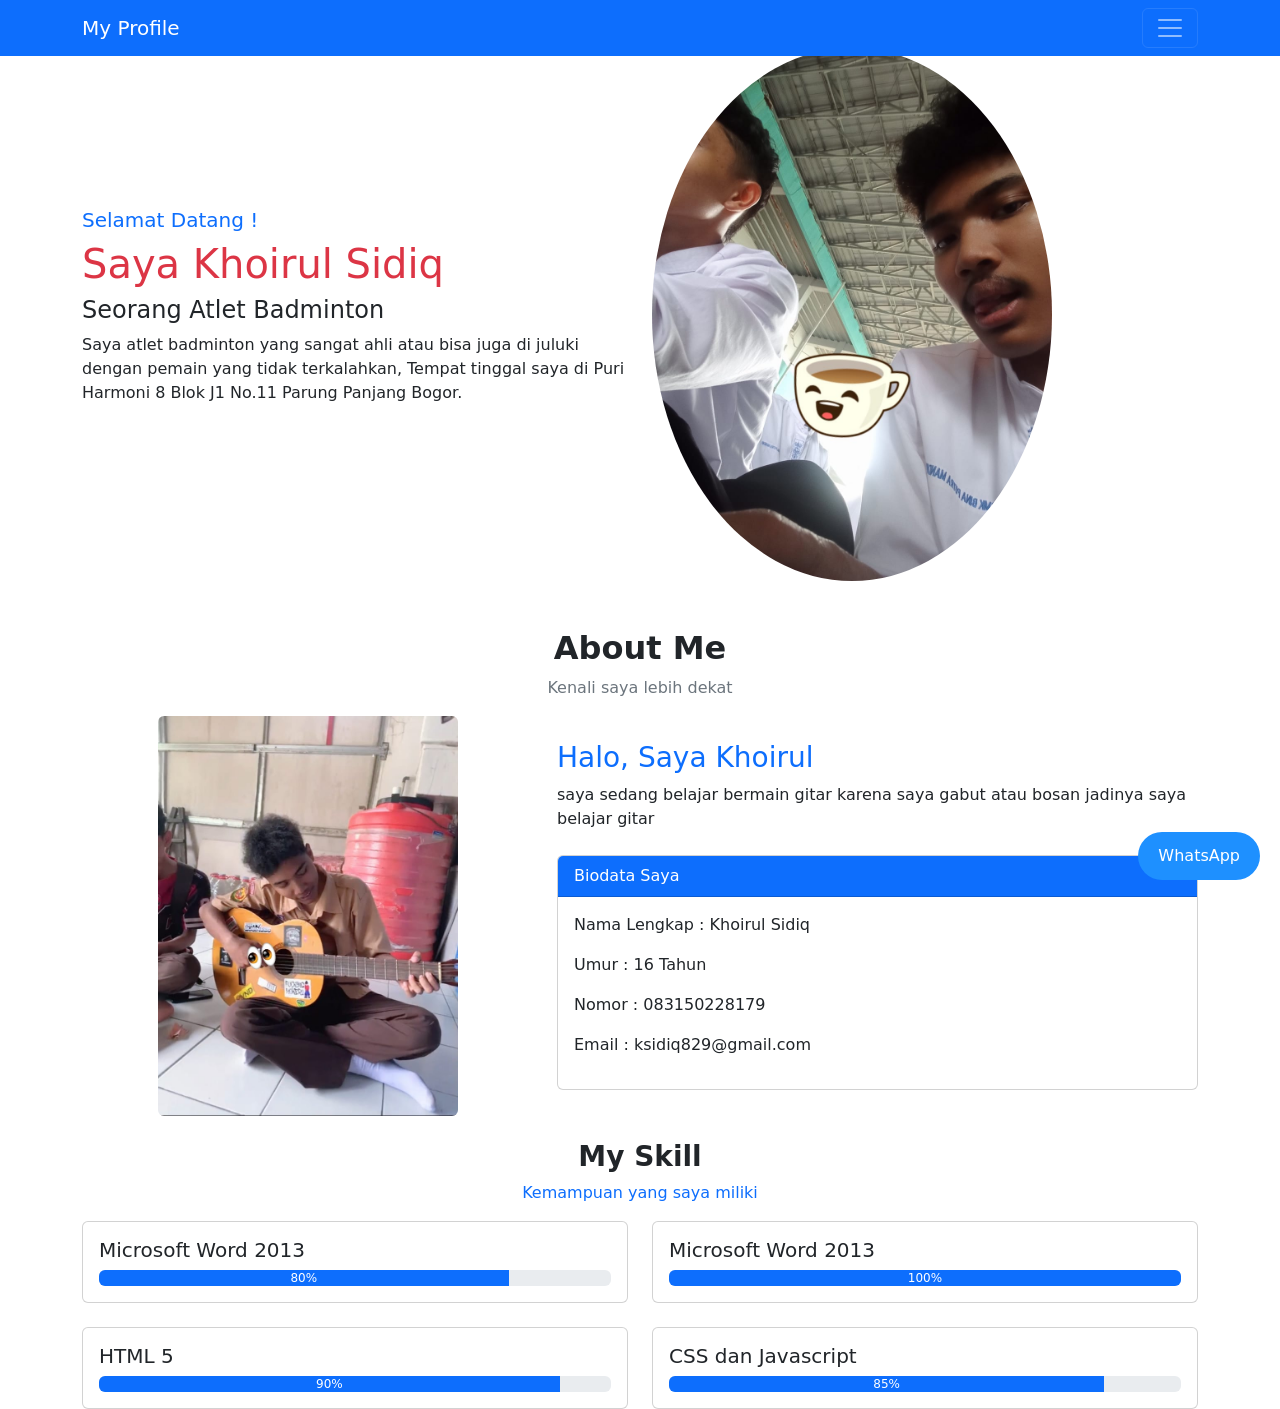
<file: project/assets/images/index.html>
<!DOCTYPE html>
 <html lang="en">
 <head>
    <meta charset="UTF-8">
    <meta name="viewport" content="width=device-width, initial-scale=1.0">
    <title>Profil web</title>
     <link href="https://cdn.jsdelivr.net/npm/bootstrap@5.3.8/dist/css/bootstrap.min.css" rel="stylesheet">
    <link href="style.css" rel="stylesheet">
    </head>
 <body>
    
    <header id="home">
        <nav class="navbar navbar-dark bg-primary fixed-top">
            <div class="container">
                <a class="navbar-brand" href="#home">
                    My Profile <span class="text-info"></span>
                </a>

                <button class="navbar-toggler" type="button" data-bs-toggle="collapse" data-bs-target="#navbarMenu">

                    <span class="navbar-toggler-icon"></span>
                </button>

                <div class="collapse navbar-collapse" id="navbarMenu">
                    <ul class="navbar-nav ms-auto">
                        <li class="nav-item">
                            <a class="nav-link" href="#home">Home</a>
                        </li>

                        <li class="nav-item">
                            <a class="nav-link" href="#about">About</a>
                        </li>

                        <li class="nav-item">
                            <a class="nav-link" href="#skill">Skill</a>
                        </li>

                        <li class="nav-item">
                            <a class="nav-link" href="#contact">Contact</a>
                        </li>

                    </ul>
                </div>
            </div>
        </nav>
    </header>

    <main>

        <section id="home" class="container py-5">
            <div class="row align-items-center">
                <div class="col-md-6">
                    <h5 class="text-primary">Selamat Datang !</h5>
                    <h1 class="text-danger">Saya Khoirul Sidiq</h1>
                    <h4>Seorang Atlet Badminton</h4>
                    <p>
                        Saya atlet badminton yang sangat ahli
                        atau bisa juga di juluki dengan pemain
                        yang tidak terkalahkan, Tempat tinggal saya
                        di Puri Harmoni 8 Blok J1 No.11 Parung Panjang
                        Bogor.
                    </p>
                </div>

                <div class="col-md-6">
                    <img src="photo1.jpg.jpeg" 
                    class="img-fluid rounded-circle" 
                    width="400" height="400">
                </div>
            </div>

        </section>

        <section id="about">
            <div class="container">
                <div class="text-center">
                    <h2 class="fw-bold">About Me</h2>
                    <p class="text-secondary"> Kenali saya lebih dekat</p>
                </div>

                <div class="row align-items-center">
                    <div class="col-md-5 text-center">
                        <img src="photo2.jpg.jpeg"
                         class="img-fluid rounded" width="300">
                    </div>

                    <div class="col-md-7">
                        <h3 class="text-primary">Halo, Saya Khoirul</h3>
                        <p>
                          saya sedang belajar bermain gitar karena
                          saya gabut atau bosan jadinya saya belajar
                          gitar
                        </p>
                        <div class="card mt-4">
                            <div class="card-header bg-primary text-white">
                                Biodata Saya
                            </div>
                            <div class="card-body">
                                <p>Nama Lengkap : Khoirul Sidiq</p>
                                <p>Umur : 16 Tahun</p>
                                <p>Nomor : 083150228179</p>
                                <p>Email : ksidiq829@gmail.com</p>
                            </div>
                        </div>
                    </div>
               
                </div>

            </div>
        </section>

        <section id="skill" class="mt-4">
            <div class="container">
                <div class="text-center">
                    <h3 class="fw-bold">My Skill</h3>
                    <p class="text-primary">Kemampuan yang saya miliki</p>
                </div>
                <div class="row">

                    <div class="col-md-6">
                        <div class="card">
                            <div class="card-body">
                                <h5>Microsoft Word 2013</h5>
                                <div class="progress">
                                    <div class="progress-bar bg-primary"
                                    style="width: 80%;"
                                        aria-valuemax="100"
                                        aria-valuemin="0"
                                        role="progressbar"
                                        aria-valuenow="80">
                                        80%
                                    </div>
                                </div>
                            </div>
                        </div>
                    </div>
                    <div class="col-md-6">
                        <div class="card">
                            <div class="card-body">
                                <h5>Microsoft Word 2013</h5>
                                <div class="progress">
                                    <div class="progress-bar bg-primary"
                                    style="width: 100%;"
                                        aria-valuemax="100"
                                        aria-valuemin="0"
                                        role="progressbar"
                                        aria-valuenow="100">
                                        100%
                                    </div>
                                </div>
                            </div>
                        </div>
                    </div>

                    <div class="col-md-6 mt-4">
                        <div class="card">
                            <div class="card-body">
                                <h5>HTML 5</h5>
                                <div class="progress">
                                    <div class="progress-bar bg-primary"
                                    style="width: 90%;"
                                        aria-valuemax="90"
                                        aria-valuemin="0"
                                        role="progressbar"
                                        aria-valuenow="90">
                                        90%
                                    </div>
                                </div>
                            </div>
                        </div>
                    </div>
                    <div class="col-md-6 mt-4">
                        <div class="card">
                            <div class="card-body">
                                <h5>CSS dan Javascript</h5>
                                <div class="progress">
                                    <div class="progress-bar bg-primary"
                                    style="width: 85%;"
                                        aria-valuemax="85"
                                        aria-valuemin="0"
                                        role="progressbar"
                                        aria-valuenow="85">
                                        85%
                                    </div>
                                </div>
                            </div>
                        </div>
                    </div>
                    
                </div>
            </div>
        </section>
        <section id="contact"></section>
    </main>

    <footer></footer>
    <a href="https://wa.me/6283152028179" class="whatsapp-float"
    target="_blank" rel="noopener noreferrer">
        WhatsApp
    </a>
    <script src="https://cdn.jsdelivr.net/npm/bootstrap@5.3.8/dist/js/bootstrap.bundle.min.js" crossorigin="anonymous"></script>
 </body>
 </html>
</file>
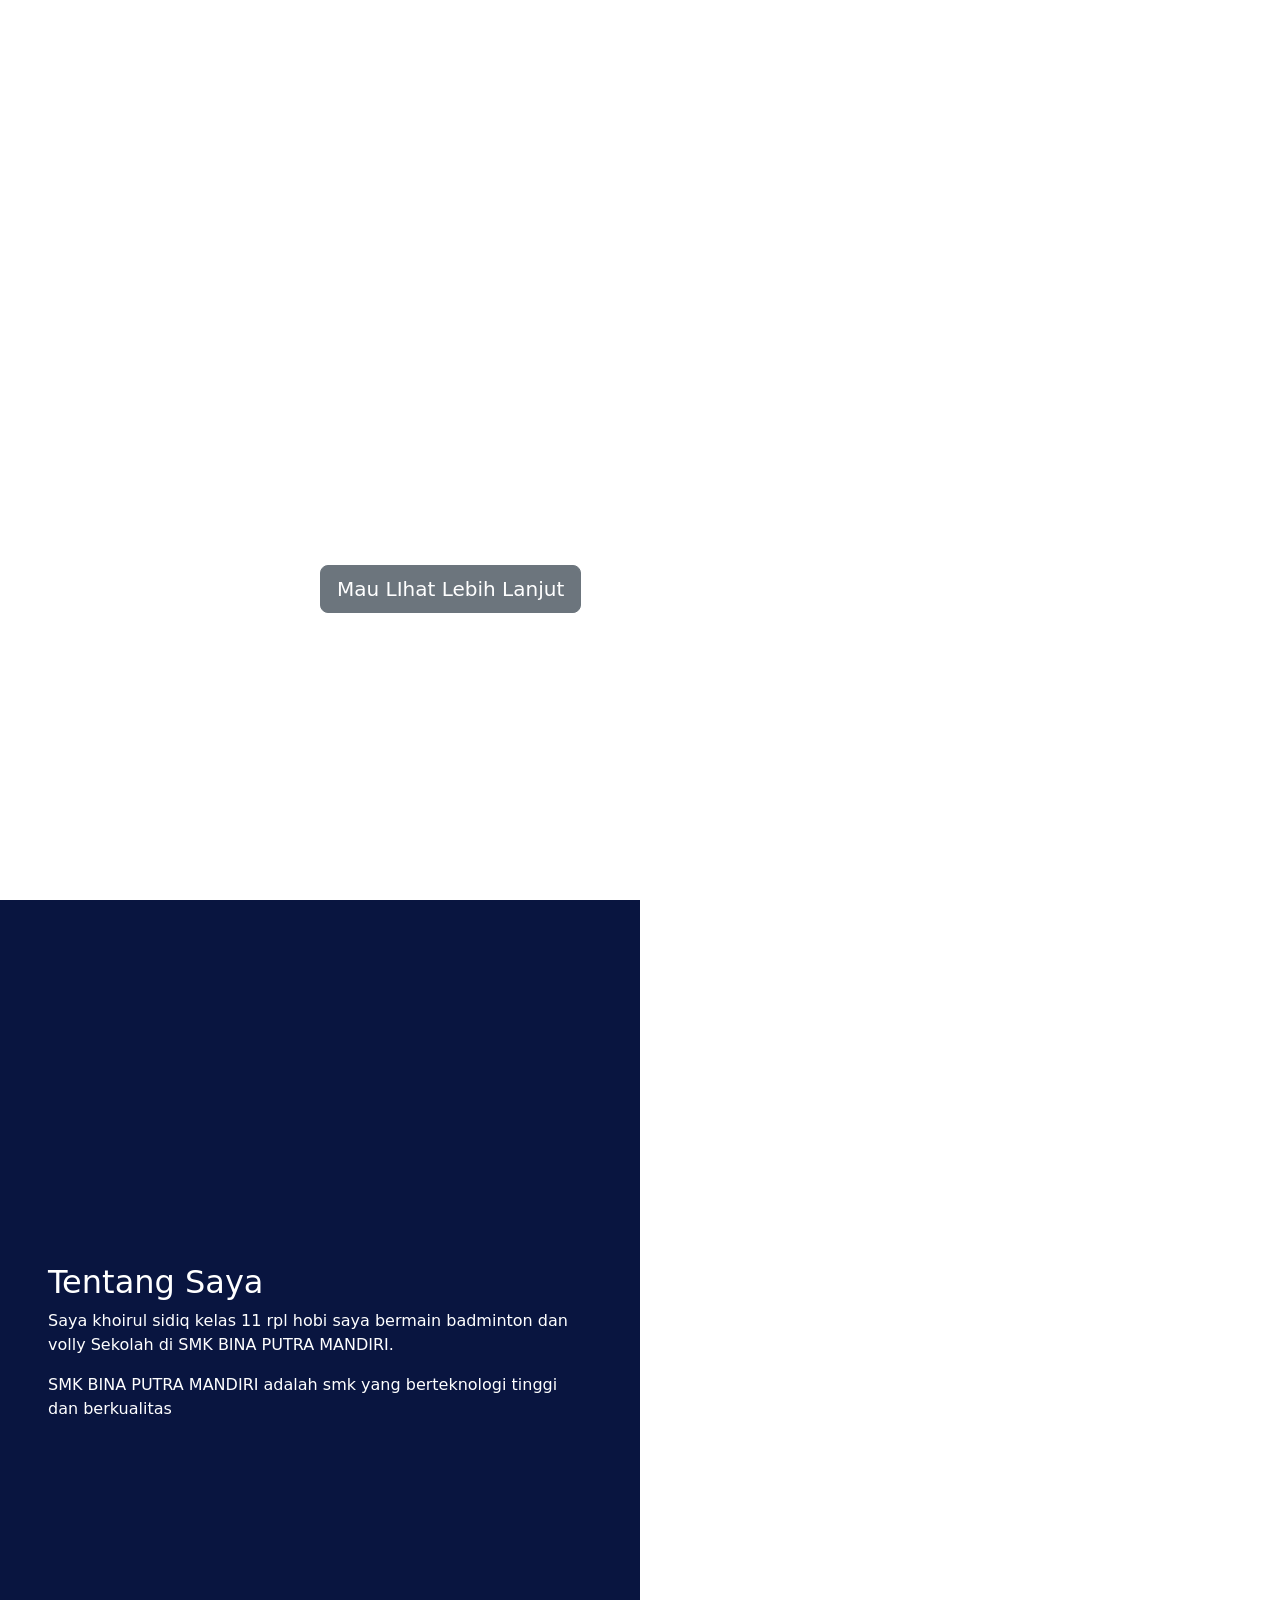
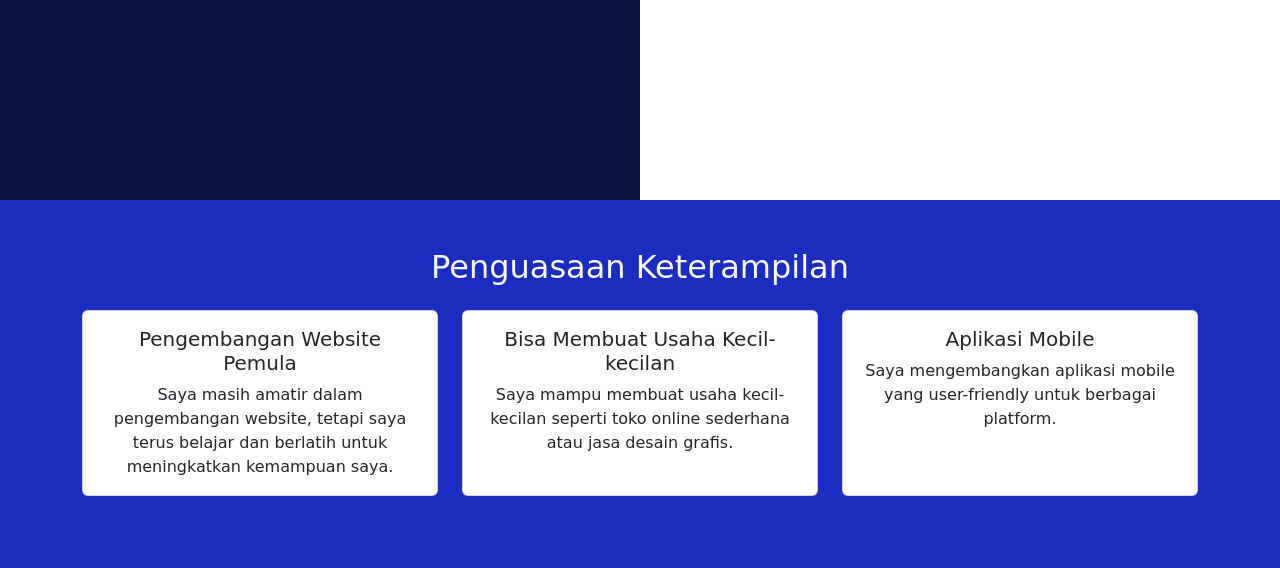
<file: baygon.html>
<!DOCTYPE html>
<html lang="en">
<head>
    <meta charset="UTF-8">
    <meta name="viewport" content="width=device-width, initial-scale=1.0">
    <title>MY COMPANY</title>
     <link href="https://cdn.jsdelivr.net/npm/bootstrap@5.3.8/dist/css/bootstrap.min.css" rel="stylesheet">
    <script src="https://cdn.jsdelivr.net/npm/bootstrap@5.3.8/dist/js/bootstrap.bundle.min.js" crossorigin="anonymous"></script>

    <style>

        nav.navbar {
            z-index: 1;
        }


        .jumbotron .row-img {
            width: 100%;
            height: 100vh;
            background-image: url('https://i.pinimg.com/736x/00/90/79/00907995e95e0ef53ce0953e7e63de52.jpg');
            background-position: center;
            position: relative;
         
        }

        .jumbotron.row-img::after {
            content: '';
            position: absolute;
            width: 100%;
            height: 100%;
            top: 0;
            left: 0;
            background-color: rgba(5, 55, 66, 0.5);
        }

        .about .row-img {
            width : 100%;
        }

        .about .row-img .md5:nth-child(1) {
            background-color: #091540;
            width: 50%;
            height: 100vh;
        }

        .about .row-img .md5:nth-child(2) {
            background-image: url('https://i.pinimg.com/736x/fd/77/c2/fd77c229dac9681c993f589dcafd7cff.jpg');
            width: 50%;
            height: 100vh;
            background-position: center;
            background-size: cover;
        }

        .services {
            background-color: #1B2CC1;
        }

        .penguasaan-keterampilan .card {
            background-color: #4A4A4A;
            color: #fff;
        }


    </style>
</head>
<body>
    <nav class="navbar navbar-expand-lg navbar-dark fixed-top">
  <div class="container">
    <a class="navbar-brand" href="#">MY COMPANY</a>
    <button class="navbar-toggler" type="button" data-bs-toggle="collapse" data-bs-target="#navbarNav" aria-controls="navbarNav" aria-expanded="false" aria-label="Toggle navigation">
      <span class="navbar-toggler-icon"></span>
    </button>
    <div class="collapse navbar-collapse" id="navbarNav">
      <ul class="navbar-nav ms-auto">
        <li class="nav-item">
          <a class="nav-link" href="#">Home</a>
        </li>
        <li class="nav-item">
          <a class="nav-link" href="#">About</a>
        </li>
        <li class="nav-item">
          <a class="nav-link" href="#">Services</a>
        </li>
        <li class="nav-item">
          <a class="nav-link" href="#">Portofolio</a>
        </li>
        <li class="nav-item">
          <a class="nav-link" href="#">Contact</a>
      </ul>
    </div>
  </div>
</nav>

<section id="jumbotron" class="jumbotron">
    <div class="row-img d-flex align-items-center justify-content-center text-white">
      <div class="col-md-6" style="z-index: 1;">
        <h1 class="display-4">WELCOME TO MY COMPANY</h1>
        <p class="lead">"Halo! Selamat datang di website Saya. Ini adalah website pribadi saya yang berisi tentang saya,                Website ini dibuat untuk memperkenalkan diri saya,
                pengalaman, kemampuan, serta berbagai hal yang sedang
                saya kerjakan."</p>
        <a class="btn btn-secondary btn-lg" href="#" role="button">Mau LIhat Lebih Lanjut</a>
        </div>
    </div>
</section>

<section id="about" class="about">
    <div class="row-img d-flex">

        <div class="md5 p-5 d-flex flex-column justify-content-center align-items-start text-white">
            <h2 class="fw bold">Tentang Saya</h2>
            <p>Saya khoirul sidiq kelas 11 rpl hobi saya bermain badminton dan volly Sekolah di SMK BINA PUTRA MANDIRI.</p>
            <p>SMK BINA PUTRA MANDIRI adalah smk yang berteknologi tinggi dan berkualitas</p>
        </div>
        <div class="md5"></div>
    </div>
</section>

<section id="services" class="services">
    <div class="container py-5">
        <h2 class="text-center text-light mb-4">Penguasaan Keterampilan</h2>
        <div class="row">
            <div class="col-md-4 mb-4">
                <div class="card h-100">
                    <div class="card-body text-center">
                        <i class="bi bi-code-slash fs-1 mb-3"></i>
                        <h5 class="card-title">Pengembangan Website Pemula</h5>
                        <p class="card-text">Saya masih amatir dalam pengembangan website, tetapi saya terus belajar dan berlatih untuk meningkatkan kemampuan saya.</p>
                    </div>
                </div>
            </div>
            <div class="col-md-4 mb-4">
                <div class="card h-100">
                    <div class="card-body text-center">
                        <i class="bi bi-palette fs-1 mb-3"></i>
                        <h5 class="card-title">Bisa Membuat Usaha Kecil-kecilan</h5>
                        <p class="card-text">Saya mampu membuat usaha kecil-kecilan seperti toko online sederhana atau jasa desain grafis.</p>
                    </div>
                </div>
            </div>
            <div class="col-md-4 mb-4">
                <div class="card h-100">
                    <div class="card-body text-center">
                        <i class="bi bi-phone fs-1 mb-3"></i>
                        <h5 class="card-title">Aplikasi Mobile</h5>
                        <p class="card-text">Saya mengembangkan aplikasi mobile yang user-friendly untuk berbagai platform.</p>
                    </div>
                </div>
            </div>
        </div>
    </div>
</section>
</body>
</html>
</file>
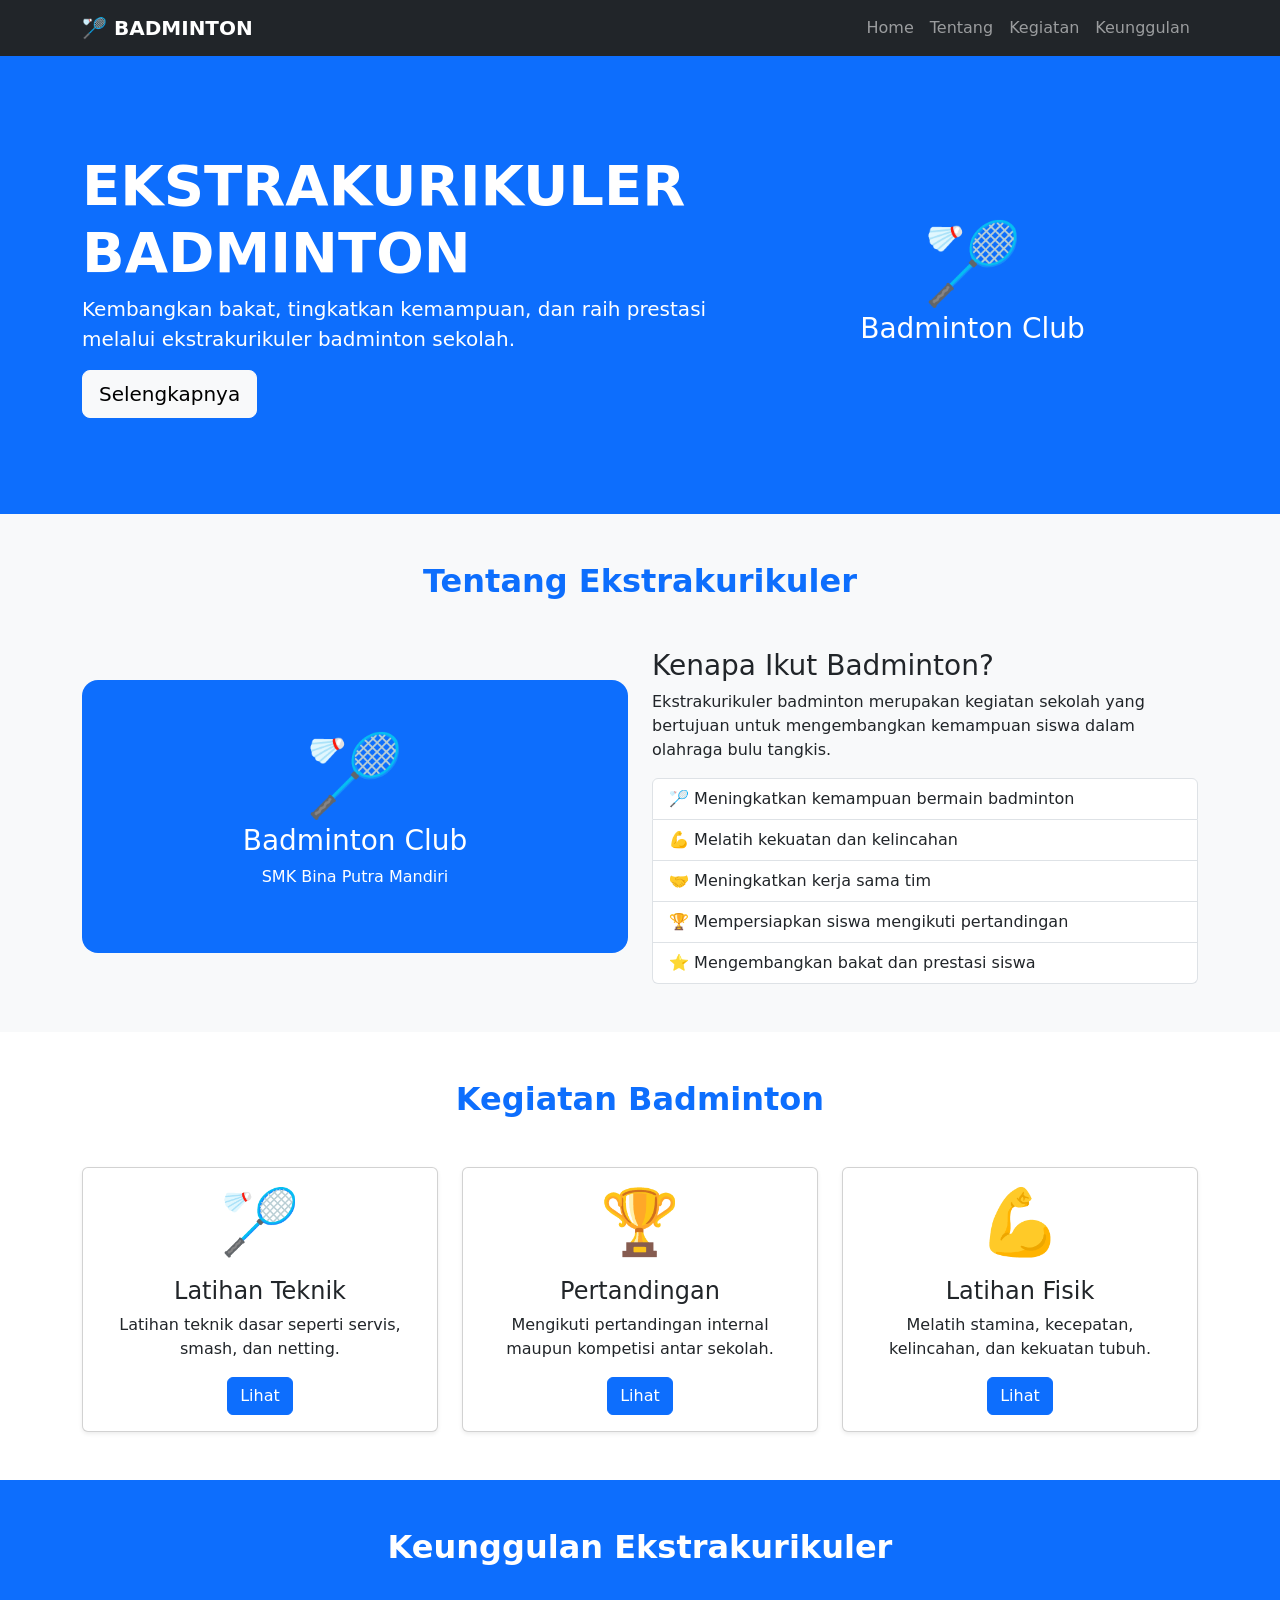
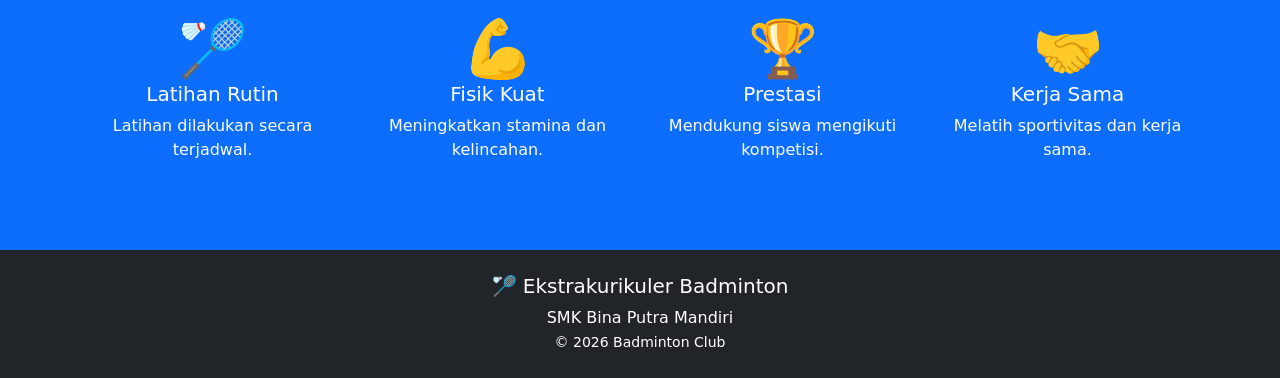
<file: Ekskulbadmin.html>
<!DOCTYPE html>
<html lang="id">
<head>
    <meta charset="UTF-8">
    <meta name="viewport" content="width=device-width, initial-scale=1.0">

    <title>Ekstrakurikuler Badminton</title>
    <link href="https://cdn.jsdelivr.net/npm/bootstrap@5.3.3/dist/css/bootstrap.min.css" rel="stylesheet">
</head>

<body class="bg-light">

    <nav class="navbar navbar-expand-lg navbar-dark bg-dark sticky-top">
        <div class="container">

            <a class="navbar-brand fw-bold" href="#">
                🏸 BADMINTON
            </a>

            <button class="navbar-toggler"
                type="button"
                data-bs-toggle="collapse"
                data-bs-target="#navbarNav">

                <span class="navbar-toggler-icon"></span>

            </button>

            <div class="collapse navbar-collapse" id="navbarNav">

                <ul class="navbar-nav ms-auto">

                    <li class="nav-item">
                        <a class="nav-link" href="#home">
                            Home
                        </a>
                    </li>

                    <li class="nav-item">
                        <a class="nav-link" href="#tentang">
                            Tentang
                        </a>
                    </li>

                    <li class="nav-item">
                        <a class="nav-link" href="#kegiatan">
                            Kegiatan
                        </a>
                    </li>

                    <li class="nav-item">
                        <a class="nav-link" href="#keunggulan">
                            Keunggulan
                        </a>
                    </li>

                </ul>

            </div>
        </div>
    </nav>


    <section id="home" class="bg-primary text-white py-5">

        <div class="container py-5">

            <div class="row align-items-center">

                <div class="col-md-7">

                    <h1 class="display-4 fw-bold">
                        EKSTRAKURIKULER BADMINTON
                    </h1>

                    <p class="lead">
                        Kembangkan bakat, tingkatkan kemampuan,
                        dan raih prestasi melalui ekstrakurikuler
                        badminton sekolah.
                    </p>

                    <a href="#tentang" class="btn btn-light btn-lg">
                        Selengkapnya
                    </a>

                </div>

                <div class="col-md-5 text-center mt-4 mt-md-0">

                    <div class="display-1">
                        🏸
                    </div>

                    <h3>
                        Badminton Club
                    </h3>

                </div>

            </div>

        </div>

    </section>


    <!-- TENTANG -->
    <section id="tentang" class="py-5">

        <div class="container">

            <h2 class="text-center text-primary fw-bold mb-5">
                Tentang Ekstrakurikuler
            </h2>

            <div class="row align-items-center">

                <div class="col-md-6">

                    <div class="bg-primary text-white p-5 rounded-4 text-center">

                        <div class="display-1">
                            🏸
                        </div>

                        <h3>
                            Badminton Club
                        </h3>

                        <p>
                            SMK Bina Putra Mandiri
                        </p>

                    </div>

                </div>


                <div class="col-md-6 mt-4 mt-md-0">

                    <h3>
                        Kenapa Ikut Badminton?
                    </h3>

                    <p>
                        Ekstrakurikuler badminton merupakan kegiatan
                        sekolah yang bertujuan untuk mengembangkan
                        kemampuan siswa dalam olahraga bulu tangkis.
                    </p>

                    <ul class="list-group">

                        <li class="list-group-item">
                            🏸 Meningkatkan kemampuan bermain badminton
                        </li>

                        <li class="list-group-item">
                            💪 Melatih kekuatan dan kelincahan
                        </li>

                        <li class="list-group-item">
                            🤝 Meningkatkan kerja sama tim
                        </li>

                        <li class="list-group-item">
                            🏆 Mempersiapkan siswa mengikuti pertandingan
                        </li>

                        <li class="list-group-item">
                            ⭐ Mengembangkan bakat dan prestasi siswa
                        </li>

                    </ul>

                </div>

            </div>

        </div>

    </section>


    <!-- KEGIATAN -->
    <section id="kegiatan" class="py-5 bg-white">

        <div class="container">

            <h2 class="text-center text-primary fw-bold mb-5">
                Kegiatan Badminton
            </h2>

            <div class="row g-4">

                <!-- CARD 1 -->
                <div class="col-md-4">

                    <div class="card h-100 shadow-sm">

                        <div class="card-body text-center">

                            <div class="display-3">
                                🏸
                            </div>

                            <h4 class="card-title mt-3">
                                Latihan Teknik
                            </h4>

                            <p class="card-text">
                                Latihan teknik dasar seperti servis,
                                smash, dan netting.
                            </p>

                            <button class="btn btn-primary">
                                Lihat
                            </button>

                        </div>

                    </div>

                </div>


                <!-- CARD 2 -->
                <div class="col-md-4">

                    <div class="card h-100 shadow-sm">

                        <div class="card-body text-center">

                            <div class="display-3">
                                🏆
                            </div>

                            <h4 class="card-title mt-3">
                                Pertandingan
                            </h4>

                            <p class="card-text">
                                Mengikuti pertandingan internal maupun
                                kompetisi antar sekolah.
                            </p>

                            <button class="btn btn-primary">
                                Lihat
                            </button>

                        </div>

                    </div>

                </div>


                <!-- CARD 3 -->
                <div class="col-md-4">

                    <div class="card h-100 shadow-sm">

                        <div class="card-body text-center">

                            <div class="display-3">
                                💪
                            </div>

                            <h4 class="card-title mt-3">
                                Latihan Fisik
                            </h4>

                            <p class="card-text">
                                Melatih stamina, kecepatan,
                                kelincahan, dan kekuatan tubuh.
                            </p>

                            <button class="btn btn-primary">
                                Lihat
                            </button>

                        </div>

                    </div>

                </div>

            </div>

        </div>

    </section>


    <!-- KEUNGGULAN -->
    <section id="keunggulan" class="py-5 bg-primary text-white">

        <div class="container">

            <h2 class="text-center fw-bold mb-5">
                Keunggulan Ekstrakurikuler
            </h2>

            <div class="row text-center">

                <div class="col-md-3 mb-4">

                    <div class="display-4">
                        🏸
                    </div>

                    <h5>
                        Latihan Rutin
                    </h5>

                    <p>
                        Latihan dilakukan secara terjadwal.
                    </p>

                </div>


                <div class="col-md-3 mb-4">

                    <div class="display-4">
                        💪
                    </div>

                    <h5>
                        Fisik Kuat
                    </h5>

                    <p>
                        Meningkatkan stamina dan kelincahan.
                    </p>

                </div>


                <div class="col-md-3 mb-4">

                    <div class="display-4">
                        🏆
                    </div>

                    <h5>
                        Prestasi
                    </h5>

                    <p>
                        Mendukung siswa mengikuti kompetisi.
                    </p>

                </div>


                <div class="col-md-3 mb-4">

                    <div class="display-4">
                        🤝
                    </div>

                    <h5>
                        Kerja Sama
                    </h5>

                    <p>
                        Melatih sportivitas dan kerja sama.
                    </p>

                </div>

            </div>

        </div>

    </section>


    <!-- FOOTER -->
    <footer class="bg-dark text-white text-center py-4">

        <div class="container">

            <h5>
                🏸 Ekstrakurikuler Badminton
            </h5>

            <p class="mb-0">
                SMK Bina Putra Mandiri
            </p>

            <small>
                © 2026 Badminton Club
            </small>

        </div>

    </footer>


    <!-- Bootstrap JavaScript -->
    <script src="https://cdn.jsdelivr.net/npm/bootstrap@5.3.3/dist/js/bootstrap.bundle.min.js"></script>

</body>
</html>
</file>
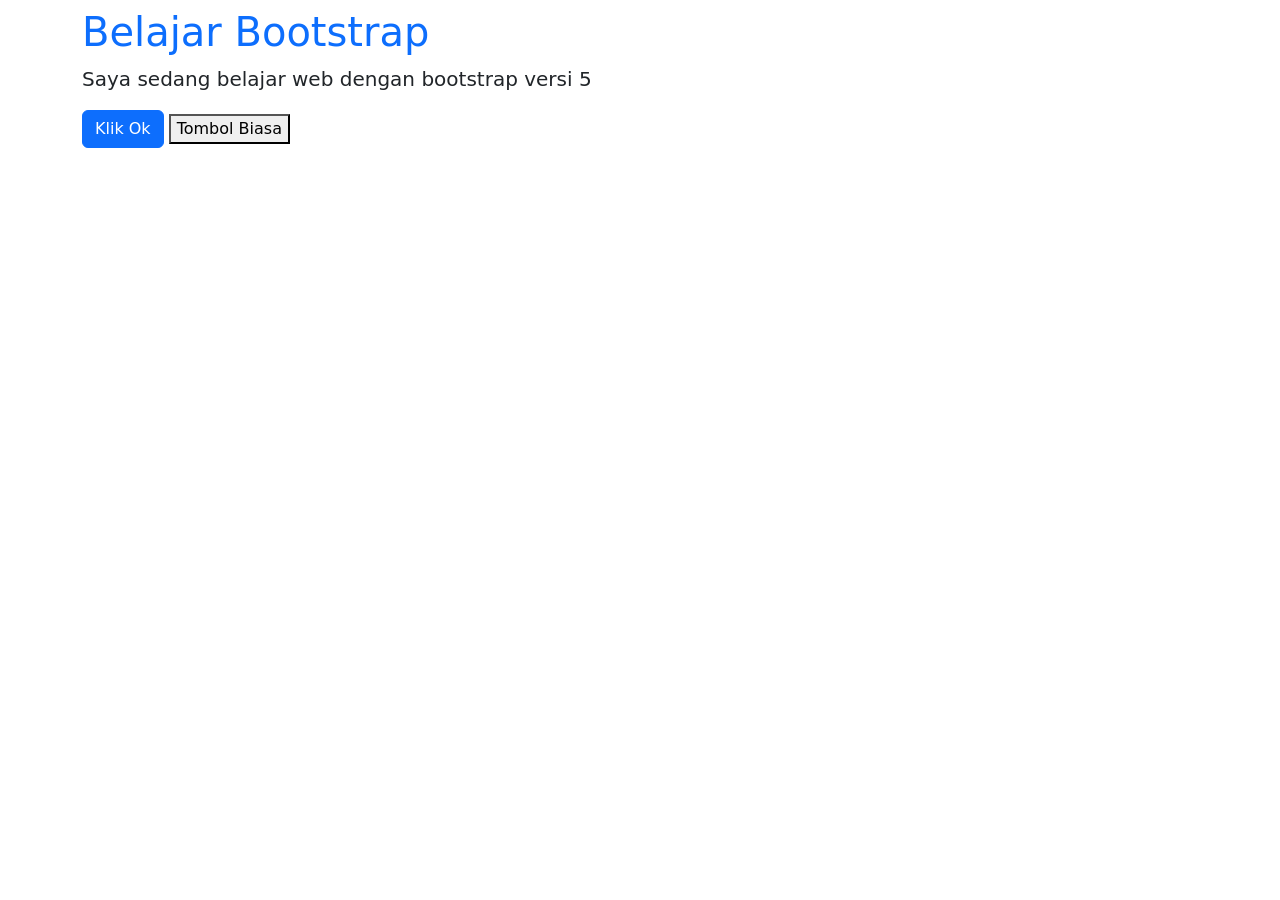
<file: Latihan1.html>
<!doctype html>
<html lang="en">
  <head>
    <meta charset="utf-8">
    <meta name="viewport" content="width=device-width, initial-scale=1">
    <title>Latihan 1</title>
    <link href="https://cdn.jsdelivr.net/npm/bootstrap@5.3.8/dist/css/bootstrap.min.css" rel="stylesheet" integrity="sha384-sRIl4kxILFvY47J16cr9ZwB07vP4J8+LH7qKQnuqkuIAvNWLzeN8tE5YBujZqJLB" crossorigin="anonymous">
  </head>
  <body>

   <div class="container mt-2">
       <h1 class="text-primary">Belajar Bootstrap</h1>

       <p class="lead">Saya sedang belajar web dengan bootstrap versi 5</p>

       <button class="btn btn-primary">Klik Ok</button>

       <button>Tombol Biasa</button>

   </div>

  </body>
</html>
</file>
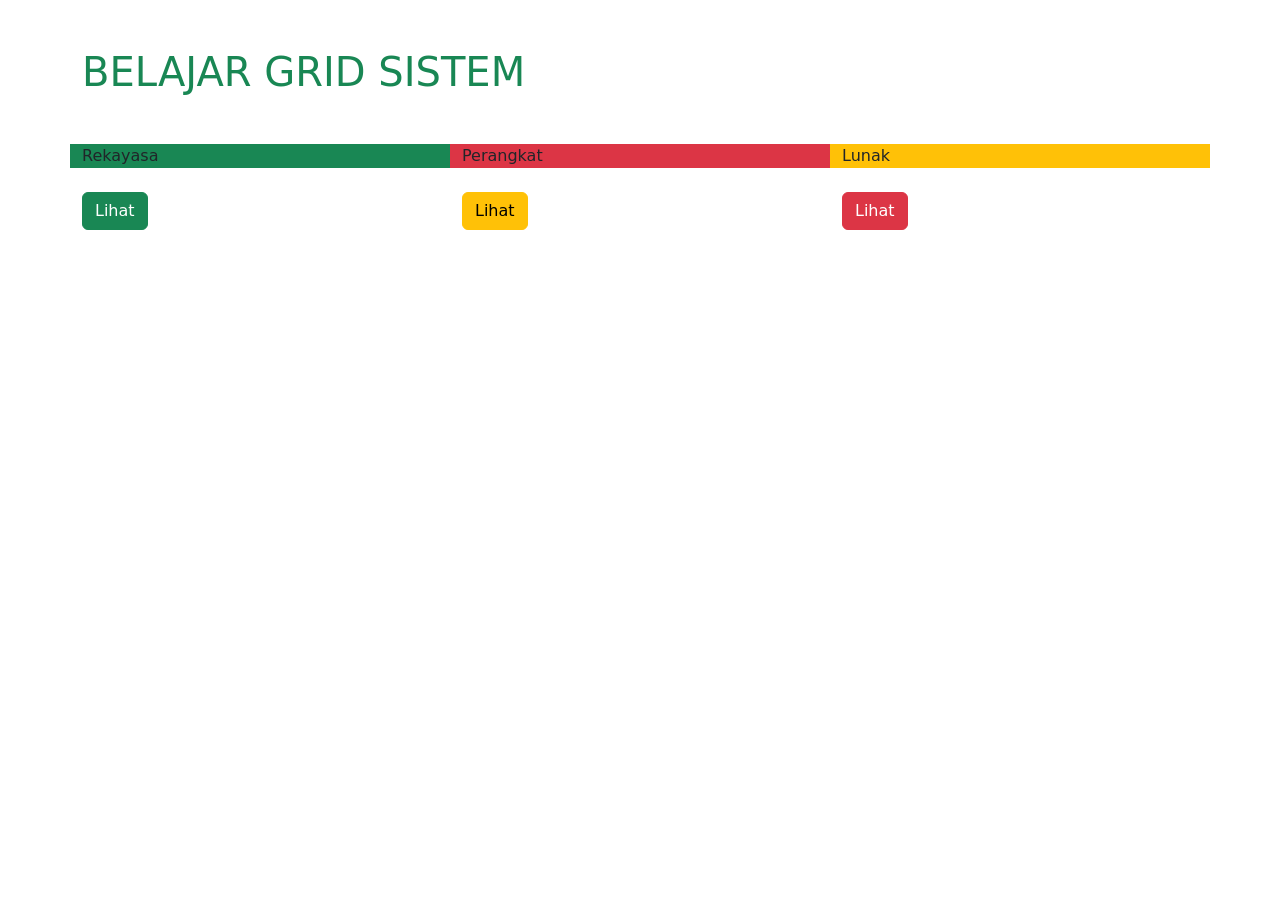
<file: Latihan2.html>
<!doctype html>
<html lang="en">
  <head>
    <meta charset="utf-8">
    <meta name="viewport" content="width=device-width, initial-scale=1">
    <title>Latihan 2</title>
    <link href="https://cdn.jsdelivr.net/npm/bootstrap@5.3.8/dist/css/bootstrap.min.css" rel="stylesheet" integrity="sha384-sRIl4kxILFvY47J16cr9ZwB07vP4J8+LH7qKQnuqkuIAvNWLzeN8tE5YBujZqJLB" crossorigin="anonymous">
  </head>
  <body>

    <div class="container mt-5">

        <h1 class="mb-5 text-success">BELAJAR GRID SISTEM</h1>

        <div class="row">
            <div class="col-4 bg-success">Rekayasa</div>
            <div class="col-4 bg-danger">Perangkat</div>
            <div class="col-4 bg-warning">Lunak</div>
        </div>

        <div class="row mt-4">
            <div class="col-4">
                <button class="btn btn-success">Lihat</button>
            </div>
            <div class="col-4">
                <button class="btn btn-warning">Lihat</button>
            </div>
            <div class="col-4">
                <button class="btn btn-danger">Lihat</button>
            </div>
           
        </div>

    </div>
  </body>
</html>
</file>
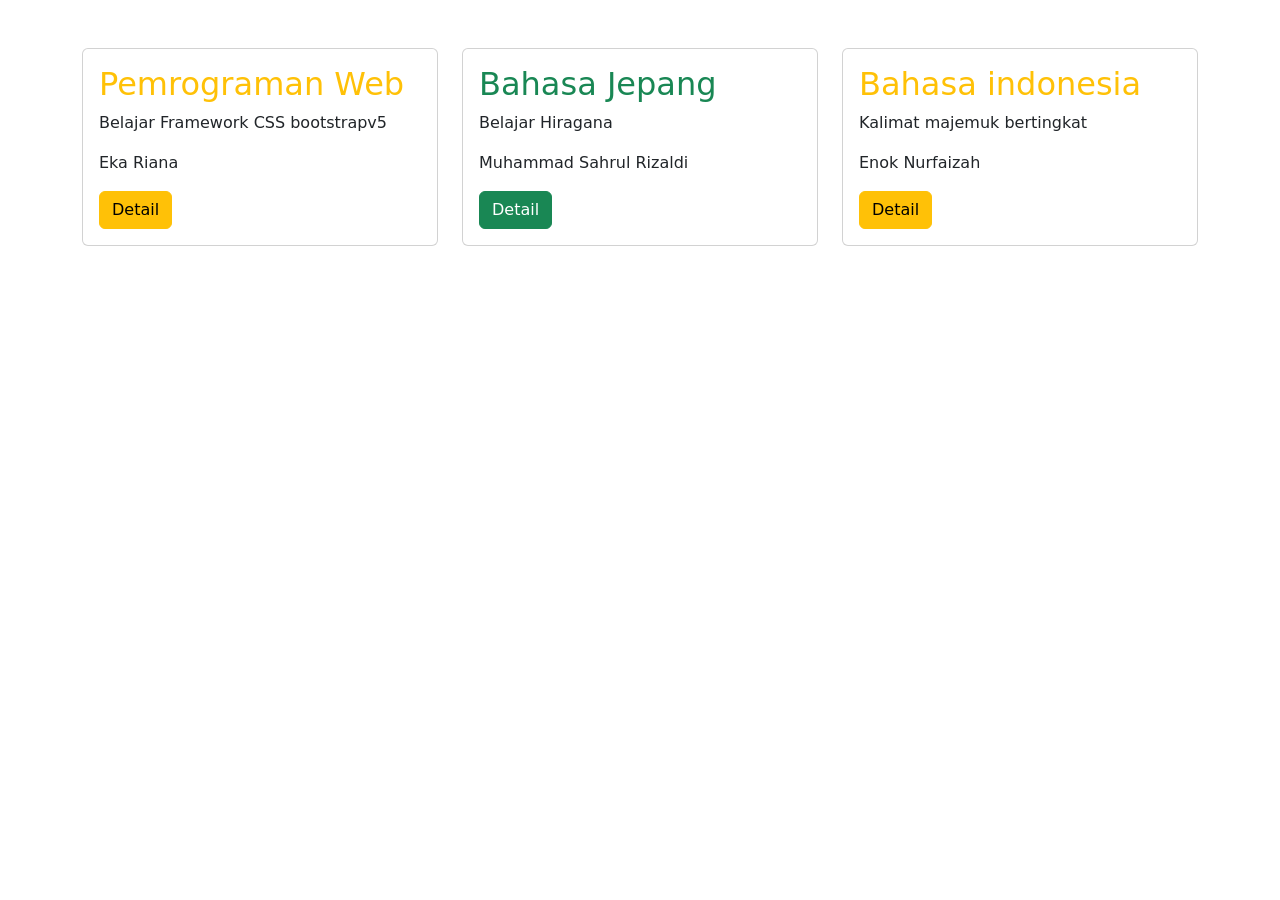
<file: Latihan3.html>
<!DOCTYPE html>
<html lang="en">
<head>
    <meta charset="UTF-8">
    <meta name="viewport" content="width=device-width, initial-scale=1.0">
    <title>Latihan 3</title>
    <link href="https://cdn.jsdelivr.net/npm/bootstrap@5.3.8/dist/css/bootstrap.min.css" rel="stylesheet" integrity="sha384-sRIl4kxILFvY47J16cr9ZwB07vP4J8+LH7qKQnuqkuIAvNWLzeN8tE5YBujZqJLB" crossorigin="anonymous">
</head>
<body>
    <div class="container mt-5">
        <div class="row">
             <div class="col-4">
                <div class="card">
                    <div class="card-body">
                        <h2 class="card-title text-warning">Pemrograman Web</h2>
                        <p class="card-text">Belajar Framework CSS bootstrapv5</p>
                        <p class="card-text">Eka Riana</p>
                        <button class="btn btn-warning">Detail</button>

                    </div>
                </div>
            </div>

            <div class="col-4">
                <div class="card">
                    <div class="card-body">
                        <h2 class="card-title text-success">Bahasa Jepang</h2>
                        <p class="card-text">Belajar Hiragana</p>
                        <p class="card-text">Muhammad Sahrul Rizaldi</p>
                        <button class="btn btn-success">Detail</button>

                    </div>
                </div>
            </div>

            <div class="col-4">
                <div class="card">
                    <div class="card-body">
                        <h2 class="card-title text-warning">Bahasa indonesia</h2>
                        <p class="card-text">Kalimat majemuk bertingkat</p>
                        <p class="card-text">Enok Nurfaizah</p>
                        <button class="btn btn-warning">Detail</button>

                    </div>
                </div>
            </div>
        </div>
    </div>
</body>
</html>
</file>
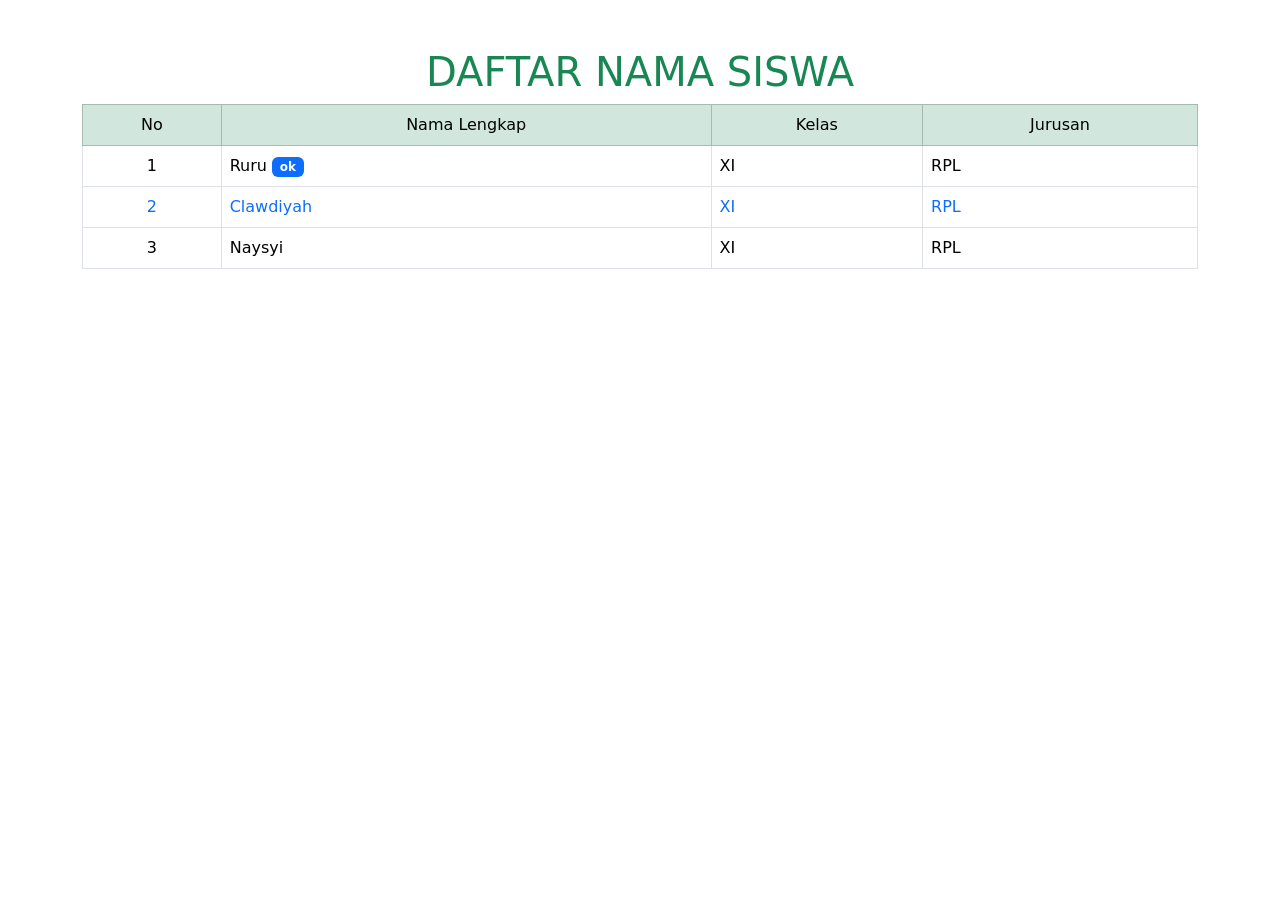
<file: Latihan4.html>
<!DOCTYPE html>
<html lang="en">
<head>
    <meta charset="UTF-8">
    <meta name="viewport" content="width=device-width, initial-scale=1.0">
    <title>Tabel Boostrap</title>
    <link href="https://cdn.jsdelivr.net/npm/bootstrap@5.3.8/dist/css/bootstrap.min.css" rel="stylesheet" integrity="sha384-sRIl4kxILFvY47J16cr9ZwB07vP4J8+LH7qKQnuqkuIAvNWLzeN8tE5YBujZqJLB" crossorigin="anonymous">
</head>
<body>
     <div class="container mt-5">
    <h1 class="text-center text-success">DAFTAR NAMA SISWA</h1>

    <table class="table table-bordered table-hover">
        <thead class="table-success">
        <tr class="text-center">
            <td>No</td>
            <td>Nama Lengkap</td>
            <td>Kelas</td>
            <td>Jurusan</td>
        </tr>

        </thead>
        
         <tr>
            <td class="text-center">1</td>
            <td>Ruru <span class="badge text-bg-primary">ok</span></td>
            <td>XI</td>
            <td>RPL</td>
        </tr>

         <tr>
            <td class="text-center text-primary">2</td>
            <td class="text-primary">Clawdiyah</td>
            <td  class="text-primary">XI</td>
            <td  class="text-primary">RPL</td>
        </tr>

        <tr>
            <td class="text-center">3</td>
            <td>Naysyi</td>
            <td>XI</td>
            <td>RPL</td>
        </tr>
    </table>
</div>
</body>
</html>
</file>
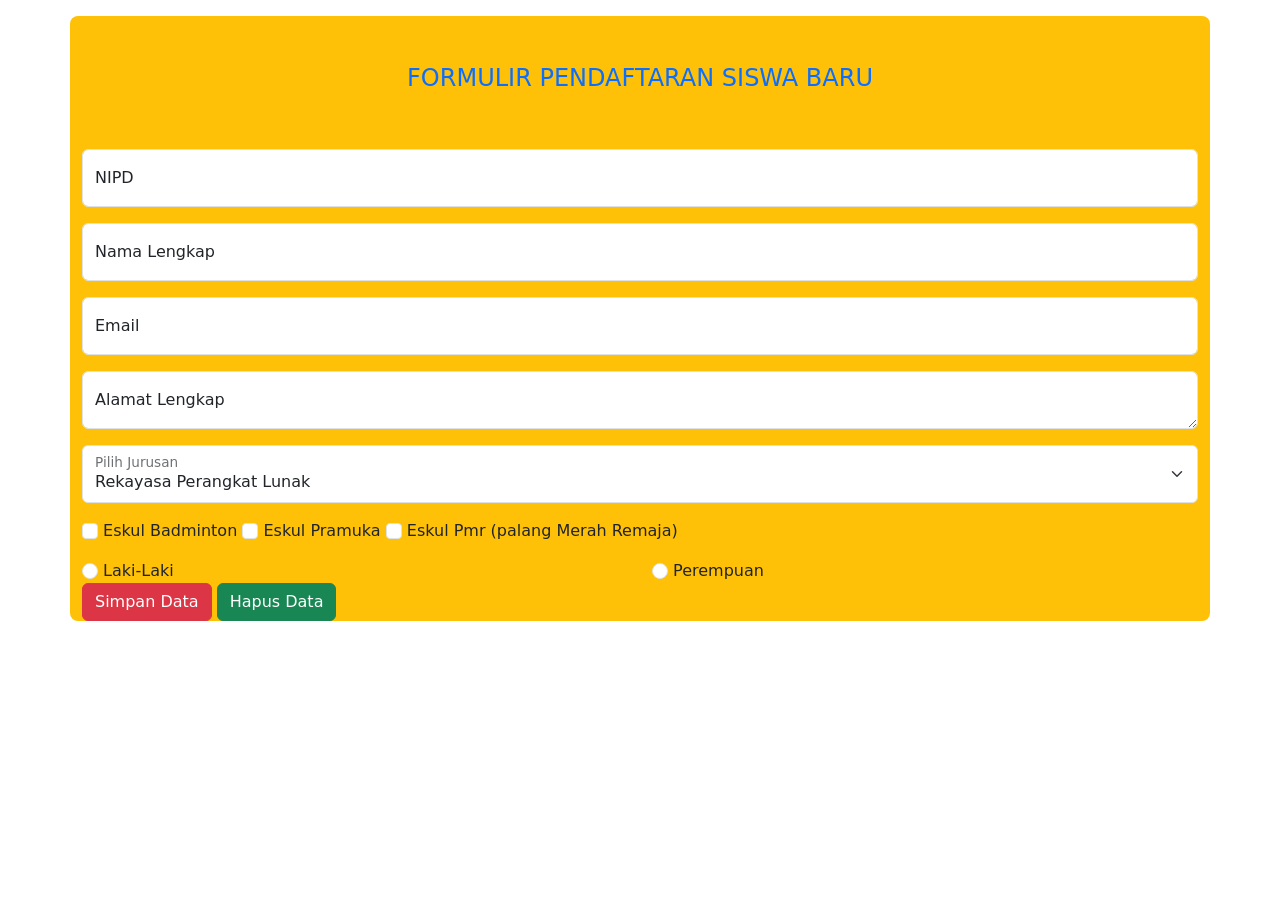
<file: Latihan5.html>
<!DOCTYPE html>
<html lang="en">
<head>
    <meta charset="UTF-8">
    <meta name="viewport" content="width=device-width, initial-scale=1.0">
    <title>Latihan 5</title>
     <link href="https://cdn.jsdelivr.net/npm/bootstrap@5.3.8/dist/css/bootstrap.min.css" rel="stylesheet" integrity="sha384-sRIl4kxILFvY47J16cr9ZwB07vP4J8+LH7qKQnuqkuIAvNWLzeN8tE5YBujZqJLB" crossorigin="anonymous">
     <script src="https://cdn.jsdelivr.net/npm/bootstrap@5.0.2/dist/js/bootstrap.bundle.min.js" integrity="sha384-MrcW6ZMFYlzcLA8Nl+NtUVF0sA7MsXsP1UyJoMp4YLEuNSfAP+JcXn/tWtIaxVXM" crossorigin="anonymous"></script>
     
</head>
<body>

    <div class="container mt-3 bg-warning rounded-3">

        <h4 class="text-primary text-center p-5">FORMULIR PENDAFTARAN SISWA BARU</h4>
        
        <div class="form-floating mb-3">
            <input type="Text" placeholder="Masukkan NIPD" class="form-control">
            <label>NIPD</label>
        </div>

        <div class="form-floating mb-3">
            <input type="text" placeholder="Nama Lengkap" class="form-control">
            <label>Nama Lengkap</label>
        </div>

        <div class="form-floating mb-3">
            <input type="text" placeholder="Email" class="form-control">
            <label>Email</label>
        </div>

         <div class="form-floating mb-3">
            <textarea class="form-control" placeholder="Alamat Lengkap"></textarea>
            <label>Alamat Lengkap</label>
        </div>

        <div class="form-floating mb-3">
            <select class="form-select">
                <option>Rekayasa Perangkat Lunak</option>
                <option>Teknik Jaringan Dan Komputer</option>
                <option>Desain Visual Kmunikasi</option>
                <option>Bisnis Digital</option>
                <option>Akuntansi</option>
            </select>
            <label>Pilih Jurusan</label>
        </div>

        <div class="mb-3" form-check>
            <input class="form-check-input" type="checkbox">
            <label class="form-check-label">Eskul Badminton</label>

            <input class="form-check-input" type="checkbox">
            <label class="form-check-label">Eskul Pramuka</label>

            <input class="form-check-input" type="checkbox">
            <label class="form-check-label">Eskul Pmr (palang Merah Remaja)</label>
        </div>

        <div>
            <div class="row">
                <div class="col-6">
                    <input class="form-check-input" type="radio" name="jk">
            <label class="form-check-label">Laki-Laki</label>
                </div>
                <div class="col-6">
                    <input class="form-check-input" type="radio" name="jk">
            <label class="form-check-label">Perempuan</label>
                </div>
            </div>
        </div>

        <button type="button" class="btn btn-danger" data-bs-toggle="tooltip" data-bs-placement="top" data-bs-title="Untuk Simpan Data">Simpan Data</button>
        <button class="btn btn-success">Hapus Data</button>

    </div>
    <script>
        const tooltipTriggerList = document.querySelectorAll('[data-bs-toggle="tooltip"]')
        const tooltipList = [...tooltipTriggerList].map(tooltipTriggerEl => new bootstrap.Tooltip(tooltipTriggerEl))
     </script>

</body>
</html>
</file>
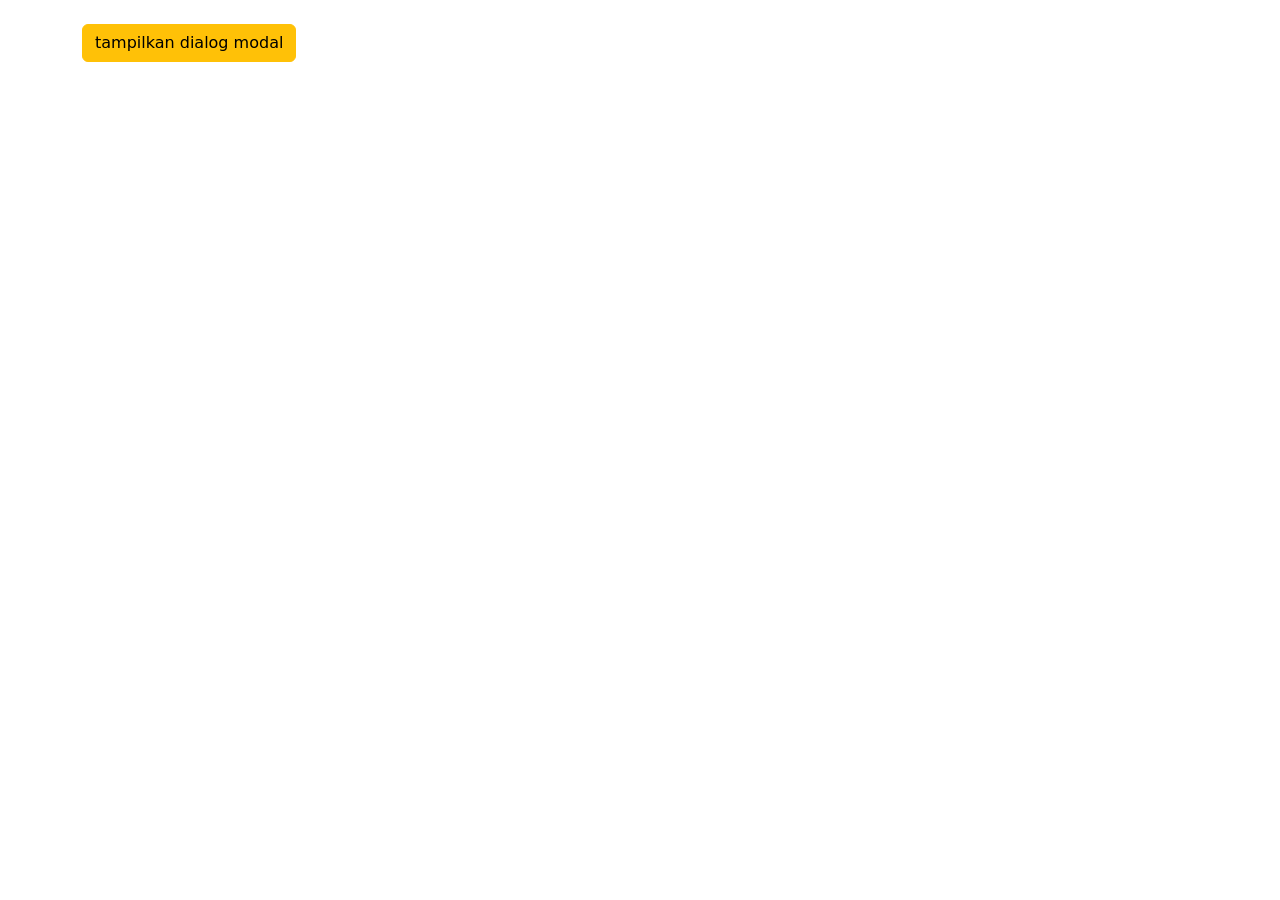
<file: latihan6.html>
<!DOCTYPE html>
<html lang="en">
<head>
    <meta charset="UTF-8">
    <meta name="viewport" content="width=device-width, initial-scale=1.0">
    <title>Modal</title>
    <link href="https://cdn.jsdelivr.net/npm/bootstrap@5.3.8/dist/css/bootstrap.min.css" rel="stylesheet">
    <script src="https://cdn.jsdelivr.net/npm/bootstrap@5.3.8/dist/js/bootstrap.bundle.min.js" crossorigin="anonymous"></script>
</head>
<body>
    <div class="container mt-4">
        <button class="btn btn-warning" data-bs-toggle="modal" data-bs-target="#contoh">tampilkan dialog modal</button>
    </div>

    <div class="modal" id="contoh">
        <div class="modal-dialog">
            <div class="modal-content"> 
                <div class="modal-header">
                    <h5 class="modal-title text-danger">Pesan Peringatan !</h5>
                    <button type="button" class="btn-close" data-bs-dismiss="modal"></button>
                </div>

                <div class="modal-body">
                    <p class="text-primary">Selamat Datang di Pemrograman Web dengan HTML dan CSS</p>
                </div>

                <div class="modal-footer">
                <button class="btn btn-danger" data-bs-dismiss="modal">Simpan Data</button>
                <button class="btn btn-primary" data-bs-dismiss="modal">Tutup</button>
            </div>
        </div>
    </div>

</body>
</html>
</file>
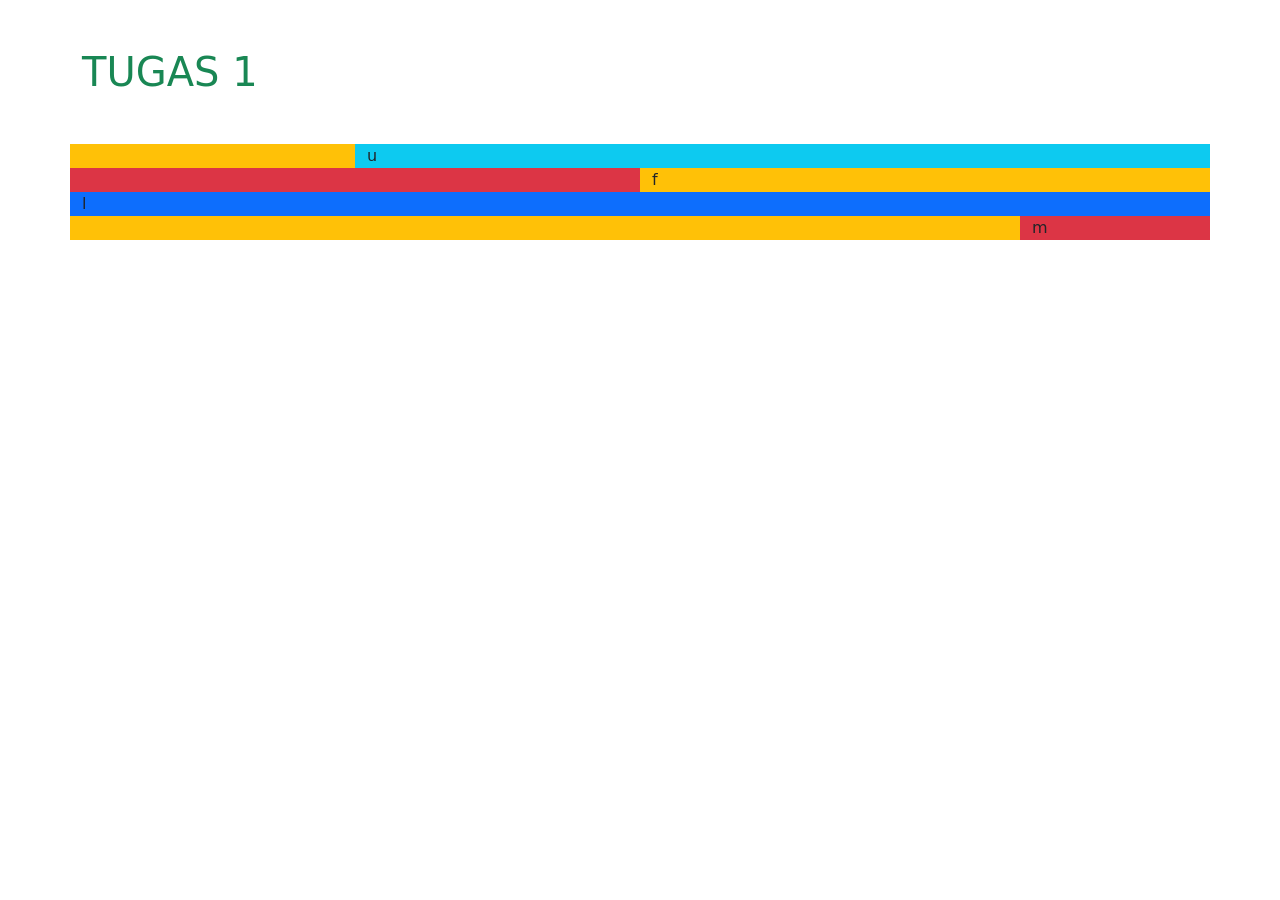
<file: Tugas1.html>
<!doctype html>
<html lang="en">
  <head>
    <meta charset="utf-8">
    <meta name="viewport" content="width=device-width, initial-scale=1">
    <title>Tugas 1</title>
    <link href="https://cdn.jsdelivr.net/npm/bootstrap@5.3.8/dist/css/bootstrap.min.css" rel="stylesheet" integrity="sha384-sRIl4kxILFvY47J16cr9ZwB07vP4J8+LH7qKQnuqkuIAvNWLzeN8tE5YBujZqJLB" crossorigin="anonymous">
  </head>
  <body>
     <div class="container mt-5">

        <h1 class="mb-5 text-success">TUGAS 1</h1>

        <div class="row">
            <div class="col-3 bg-warning"></div>
            <div class="col-9 bg-info">u</div>
        </div>

        <div class="row">
            <div class="col-6 bg-danger"></div>
            <div class="col-6 bg-warning">f</div>
        </div>

        <div class="row">
            <div class="col-12 bg-primary">l</div>
        </div>

        <div class="row">
            <div class="col-10 bg-warning"></div>
            <div class="col-2 bg-danger">m</div>
        </div>

  </body>
</html>
</file>
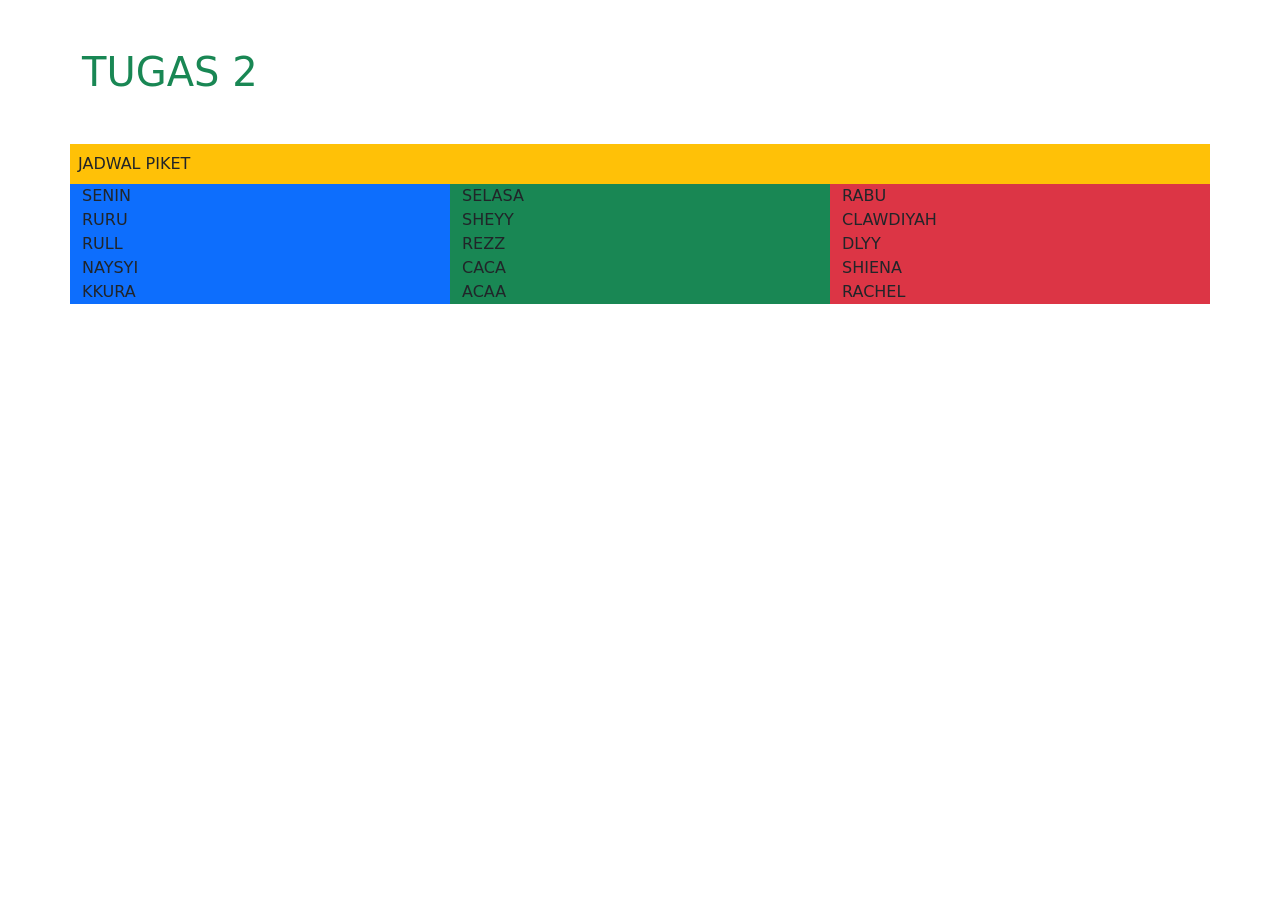
<file: Tugas2.html>
<!doctype html>
<html lang="en">
  <head>
    <meta charset="utf-8">
    <meta name="viewport" content="width=device-width, initial-scale=1">
    <title>Tugas 1</title>
    <link href="https://cdn.jsdelivr.net/npm/bootstrap@5.3.8/dist/css/bootstrap.min.css" rel="stylesheet" integrity="sha384-sRIl4kxILFvY47J16cr9ZwB07vP4J8+LH7qKQnuqkuIAvNWLzeN8tE5YBujZqJLB" crossorigin="anonymous">
  </head>
  <body>
     <div class="container mt-5">

        <h1 class="mb-5 text-success">TUGAS 2</h1>

        <div class="row">
            <div class="col-12 bg-warning p-2">JADWAL PIKET</div>
        </div>

        <div class="row">
            <div class="col-4 bg-primary">SENIN</div>
            <div class="col-4 bg-success">SELASA</div>
            <div class="col-4 bg-danger">RABU</div>
        </div>

        <div class="row">
            <div class="col-4 bg-primary">RURU</div>
            <div class="col-4 bg-success">SHEYY</div>
            <div class="col-4 bg-danger">CLAWDIYAH</div>
        </div>

        <div class="row">
            <div class="col-4 bg-primary">RULL</div>
            <div class="col-4 bg-success">REZZ</div>
            <div class="col-4 bg-danger">DLYY</div>
        </div>
        
        <div class="row">
            <div class="col-4 bg-primary">NAYSYI</div>
            <div class="col-4 bg-success">CACA</div>
            <div class="col-4 bg-danger">SHIENA</div>
        </div>

        <div class="row">
            <div class="col-4 bg-primary">KKURA</div>
            <div class="col-4 bg-success">ACAA</div>
            <div class="col-4 bg-danger">RACHEL</div>
        </div>



  </body>
</html>
</file>
<file: project/assets/images/style.css>
.ukuran-image {
    width: 200px;
    height: 200px;
}

.whatsapp-float{
    position: fixed;
    bottom: 20px;
    right: 20px;
    z-index: 1050;
    background-color: dodgerblue;
    color: white;
    padding: 12px 20px;
    border-radius: 50px;
    text-decoration: none;

}
</file>
